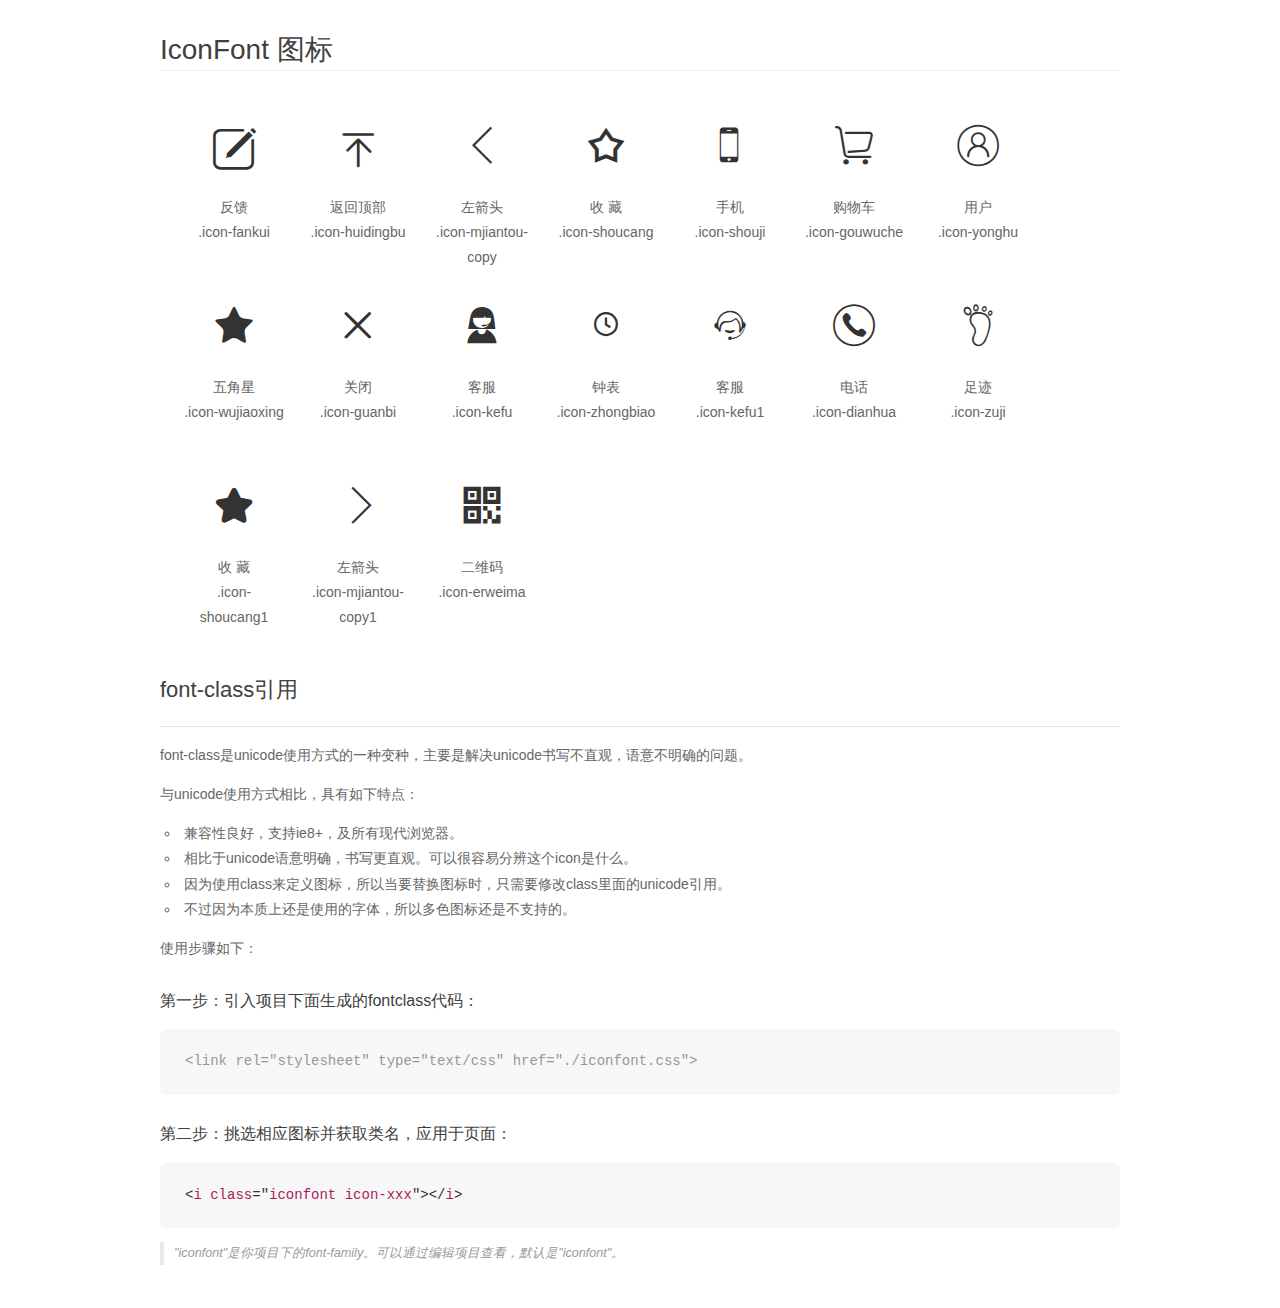
<file: font/demo_fontclass.html>
<!DOCTYPE html>
<html>
<head>
    <meta charset="utf-8"/>
    <title>IconFont</title>
    <link rel="stylesheet" href="demo.css">
    <link rel="stylesheet" href="iconfont.css">
</head>
<body>
    <div class="main markdown">
        <h1>IconFont 图标</h1>
        <ul class="icon_lists clear">
            
                <li>
                <i class="icon iconfont icon-fankui"></i>
                    <div class="name">反馈</div>
                    <div class="fontclass">.icon-fankui</div>
                </li>
            
                <li>
                <i class="icon iconfont icon-huidingbu"></i>
                    <div class="name">返回顶部</div>
                    <div class="fontclass">.icon-huidingbu</div>
                </li>
            
                <li>
                <i class="icon iconfont icon-mjiantou-copy"></i>
                    <div class="name">左箭头</div>
                    <div class="fontclass">.icon-mjiantou-copy</div>
                </li>
            
                <li>
                <i class="icon iconfont icon-shoucang"></i>
                    <div class="name">收 藏</div>
                    <div class="fontclass">.icon-shoucang</div>
                </li>
            
                <li>
                <i class="icon iconfont icon-shouji"></i>
                    <div class="name">手机</div>
                    <div class="fontclass">.icon-shouji</div>
                </li>
            
                <li>
                <i class="icon iconfont icon-gouwuche"></i>
                    <div class="name">购物车</div>
                    <div class="fontclass">.icon-gouwuche</div>
                </li>
            
                <li>
                <i class="icon iconfont icon-yonghu"></i>
                    <div class="name">用户</div>
                    <div class="fontclass">.icon-yonghu</div>
                </li>
            
                <li>
                <i class="icon iconfont icon-wujiaoxing"></i>
                    <div class="name">五角星</div>
                    <div class="fontclass">.icon-wujiaoxing</div>
                </li>
            
                <li>
                <i class="icon iconfont icon-guanbi"></i>
                    <div class="name">关闭</div>
                    <div class="fontclass">.icon-guanbi</div>
                </li>
            
                <li>
                <i class="icon iconfont icon-kefu"></i>
                    <div class="name">客服</div>
                    <div class="fontclass">.icon-kefu</div>
                </li>
            
                <li>
                <i class="icon iconfont icon-zhongbiao"></i>
                    <div class="name">钟表</div>
                    <div class="fontclass">.icon-zhongbiao</div>
                </li>
            
                <li>
                <i class="icon iconfont icon-kefu1"></i>
                    <div class="name">客服</div>
                    <div class="fontclass">.icon-kefu1</div>
                </li>
            
                <li>
                <i class="icon iconfont icon-dianhua"></i>
                    <div class="name">电话</div>
                    <div class="fontclass">.icon-dianhua</div>
                </li>
            
                <li>
                <i class="icon iconfont icon-zuji"></i>
                    <div class="name">足迹</div>
                    <div class="fontclass">.icon-zuji</div>
                </li>
            
                <li>
                <i class="icon iconfont icon-shoucang1"></i>
                    <div class="name">收 藏</div>
                    <div class="fontclass">.icon-shoucang1</div>
                </li>
            
                <li>
                <i class="icon iconfont icon-mjiantou-copy1"></i>
                    <div class="name">左箭头</div>
                    <div class="fontclass">.icon-mjiantou-copy1</div>
                </li>
            
                <li>
                <i class="icon iconfont icon-erweima"></i>
                    <div class="name">二维码</div>
                    <div class="fontclass">.icon-erweima</div>
                </li>
            
        </ul>

        <h2 id="font-class-">font-class引用</h2>
        <hr>

        <p>font-class是unicode使用方式的一种变种，主要是解决unicode书写不直观，语意不明确的问题。</p>
        <p>与unicode使用方式相比，具有如下特点：</p>
        <ul>
        <li>兼容性良好，支持ie8+，及所有现代浏览器。</li>
        <li>相比于unicode语意明确，书写更直观。可以很容易分辨这个icon是什么。</li>
        <li>因为使用class来定义图标，所以当要替换图标时，只需要修改class里面的unicode引用。</li>
        <li>不过因为本质上还是使用的字体，所以多色图标还是不支持的。</li>
        </ul>
        <p>使用步骤如下：</p>
        <h3 id="-fontclass-">第一步：引入项目下面生成的fontclass代码：</h3>


        <pre><code class="lang-js hljs javascript"><span class="hljs-comment">&lt;link rel="stylesheet" type="text/css" href="./iconfont.css"&gt;</span></code></pre>
        <h3 id="-">第二步：挑选相应图标并获取类名，应用于页面：</h3>
        <pre><code class="lang-css hljs">&lt;<span class="hljs-selector-tag">i</span> <span class="hljs-selector-tag">class</span>="<span class="hljs-selector-tag">iconfont</span> <span class="hljs-selector-tag">icon-xxx</span>"&gt;&lt;/<span class="hljs-selector-tag">i</span>&gt;</code></pre>
        <blockquote>
        <p>"iconfont"是你项目下的font-family。可以通过编辑项目查看，默认是"iconfont"。</p>
        </blockquote>
    </div>
</body>
</html>
</file>
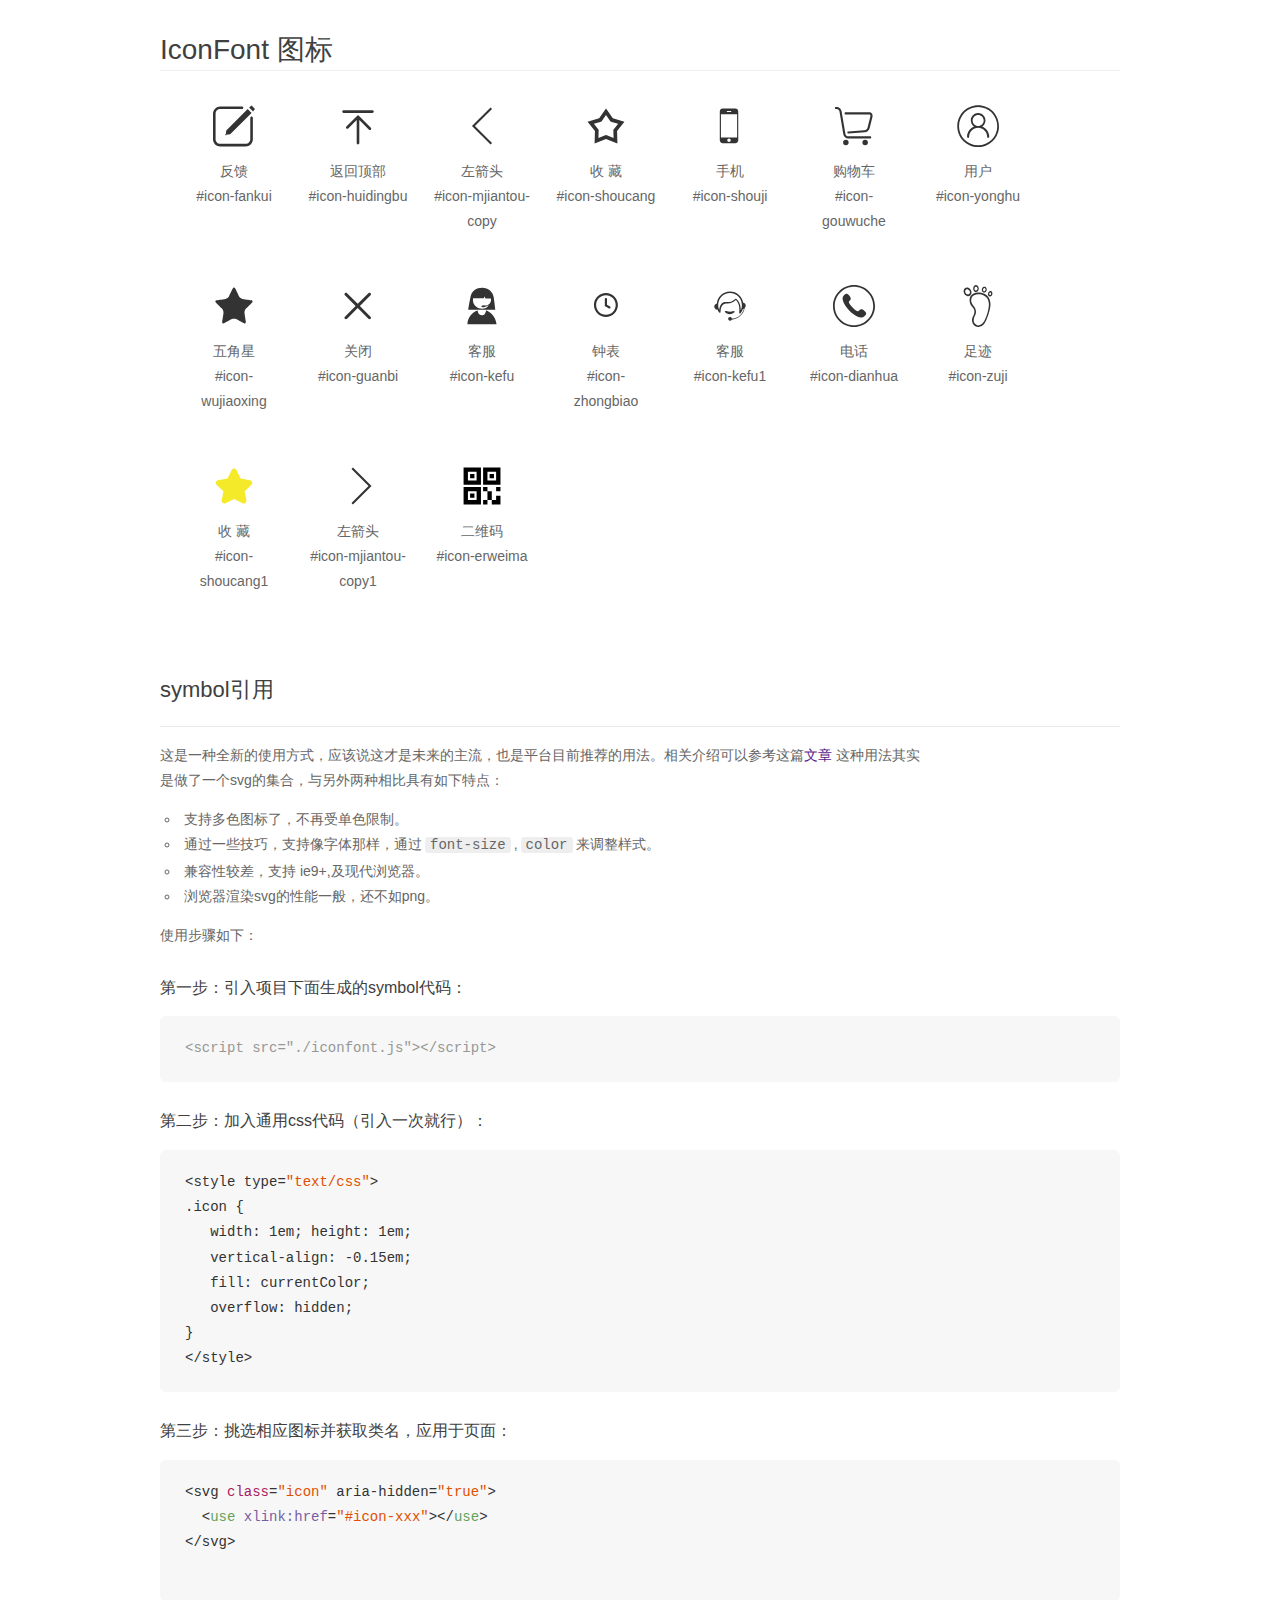
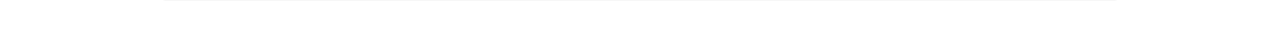
<file: font/demo_symbol.html>
<!DOCTYPE html>
<html>
<head>
    <meta charset="utf-8"/>
    <title>IconFont</title>
    <link rel="stylesheet" href="demo.css">
    <script src="iconfont.js"></script>

    <style type="text/css">
        .icon {
          /* 通过设置 font-size 来改变图标大小 */
          width: 1em; height: 1em;
          /* 图标和文字相邻时，垂直对齐 */
          vertical-align: -0.15em;
          /* 通过设置 color 来改变 SVG 的颜色/fill */
          fill: currentColor;
          /* path 和 stroke 溢出 viewBox 部分在 IE 下会显示
             normalize.css 中也包含这行 */
          overflow: hidden;
        }

    </style>
</head>
<body>
    <div class="main markdown">
        <h1>IconFont 图标</h1>
        <ul class="icon_lists clear">
            
                <li>
                    <svg class="icon" aria-hidden="true">
                        <use xlink:href="#icon-fankui"></use>
                    </svg>
                    <div class="name">反馈</div>
                    <div class="fontclass">#icon-fankui</div>
                </li>
            
                <li>
                    <svg class="icon" aria-hidden="true">
                        <use xlink:href="#icon-huidingbu"></use>
                    </svg>
                    <div class="name">返回顶部</div>
                    <div class="fontclass">#icon-huidingbu</div>
                </li>
            
                <li>
                    <svg class="icon" aria-hidden="true">
                        <use xlink:href="#icon-mjiantou-copy"></use>
                    </svg>
                    <div class="name">左箭头</div>
                    <div class="fontclass">#icon-mjiantou-copy</div>
                </li>
            
                <li>
                    <svg class="icon" aria-hidden="true">
                        <use xlink:href="#icon-shoucang"></use>
                    </svg>
                    <div class="name">收 藏</div>
                    <div class="fontclass">#icon-shoucang</div>
                </li>
            
                <li>
                    <svg class="icon" aria-hidden="true">
                        <use xlink:href="#icon-shouji"></use>
                    </svg>
                    <div class="name">手机</div>
                    <div class="fontclass">#icon-shouji</div>
                </li>
            
                <li>
                    <svg class="icon" aria-hidden="true">
                        <use xlink:href="#icon-gouwuche"></use>
                    </svg>
                    <div class="name">购物车</div>
                    <div class="fontclass">#icon-gouwuche</div>
                </li>
            
                <li>
                    <svg class="icon" aria-hidden="true">
                        <use xlink:href="#icon-yonghu"></use>
                    </svg>
                    <div class="name">用户</div>
                    <div class="fontclass">#icon-yonghu</div>
                </li>
            
                <li>
                    <svg class="icon" aria-hidden="true">
                        <use xlink:href="#icon-wujiaoxing"></use>
                    </svg>
                    <div class="name">五角星</div>
                    <div class="fontclass">#icon-wujiaoxing</div>
                </li>
            
                <li>
                    <svg class="icon" aria-hidden="true">
                        <use xlink:href="#icon-guanbi"></use>
                    </svg>
                    <div class="name">关闭</div>
                    <div class="fontclass">#icon-guanbi</div>
                </li>
            
                <li>
                    <svg class="icon" aria-hidden="true">
                        <use xlink:href="#icon-kefu"></use>
                    </svg>
                    <div class="name">客服</div>
                    <div class="fontclass">#icon-kefu</div>
                </li>
            
                <li>
                    <svg class="icon" aria-hidden="true">
                        <use xlink:href="#icon-zhongbiao"></use>
                    </svg>
                    <div class="name">钟表</div>
                    <div class="fontclass">#icon-zhongbiao</div>
                </li>
            
                <li>
                    <svg class="icon" aria-hidden="true">
                        <use xlink:href="#icon-kefu1"></use>
                    </svg>
                    <div class="name">客服</div>
                    <div class="fontclass">#icon-kefu1</div>
                </li>
            
                <li>
                    <svg class="icon" aria-hidden="true">
                        <use xlink:href="#icon-dianhua"></use>
                    </svg>
                    <div class="name">电话</div>
                    <div class="fontclass">#icon-dianhua</div>
                </li>
            
                <li>
                    <svg class="icon" aria-hidden="true">
                        <use xlink:href="#icon-zuji"></use>
                    </svg>
                    <div class="name">足迹</div>
                    <div class="fontclass">#icon-zuji</div>
                </li>
            
                <li>
                    <svg class="icon" aria-hidden="true">
                        <use xlink:href="#icon-shoucang1"></use>
                    </svg>
                    <div class="name">收 藏</div>
                    <div class="fontclass">#icon-shoucang1</div>
                </li>
            
                <li>
                    <svg class="icon" aria-hidden="true">
                        <use xlink:href="#icon-mjiantou-copy1"></use>
                    </svg>
                    <div class="name">左箭头</div>
                    <div class="fontclass">#icon-mjiantou-copy1</div>
                </li>
            
                <li>
                    <svg class="icon" aria-hidden="true">
                        <use xlink:href="#icon-erweima"></use>
                    </svg>
                    <div class="name">二维码</div>
                    <div class="fontclass">#icon-erweima</div>
                </li>
            
        </ul>


        <h2 id="symbol-">symbol引用</h2>
        <hr>

        <p>这是一种全新的使用方式，应该说这才是未来的主流，也是平台目前推荐的用法。相关介绍可以参考这篇<a href="">文章</a>
        这种用法其实是做了一个svg的集合，与另外两种相比具有如下特点：</p>
        <ul>
          <li>支持多色图标了，不再受单色限制。</li>
          <li>通过一些技巧，支持像字体那样，通过<code>font-size</code>,<code>color</code>来调整样式。</li>
          <li>兼容性较差，支持 ie9+,及现代浏览器。</li>
          <li>浏览器渲染svg的性能一般，还不如png。</li>
        </ul>
        <p>使用步骤如下：</p>
        <h3 id="-symbol-">第一步：引入项目下面生成的symbol代码：</h3>
        <pre><code class="lang-js hljs javascript"><span class="hljs-comment">&lt;script src="./iconfont.js"&gt;&lt;/script&gt;</span></code></pre>
        <h3 id="-css-">第二步：加入通用css代码（引入一次就行）：</h3>
        <pre><code class="lang-js hljs javascript">&lt;style type=<span class="hljs-string">"text/css"</span>&gt;
.icon {
   width: <span class="hljs-number">1</span>em; height: <span class="hljs-number">1</span>em;
   vertical-align: <span class="hljs-number">-0.15</span>em;
   fill: currentColor;
   overflow: hidden;
}
&lt;<span class="hljs-regexp">/style&gt;</span></code></pre>
        <h3 id="-">第三步：挑选相应图标并获取类名，应用于页面：</h3>
        <pre><code class="lang-js hljs javascript">&lt;svg <span class="hljs-class"><span class="hljs-keyword">class</span></span>=<span class="hljs-string">"icon"</span> aria-hidden=<span class="hljs-string">"true"</span>&gt;<span class="xml"><span class="hljs-tag">
  &lt;<span class="hljs-name">use</span> <span class="hljs-attr">xlink:href</span>=<span class="hljs-string">"#icon-xxx"</span>&gt;</span><span class="hljs-tag">&lt;/<span class="hljs-name">use</span>&gt;</span>
</span>&lt;<span class="hljs-regexp">/svg&gt;
        </span></code></pre>
    </div>
</body>
</html>
</file>
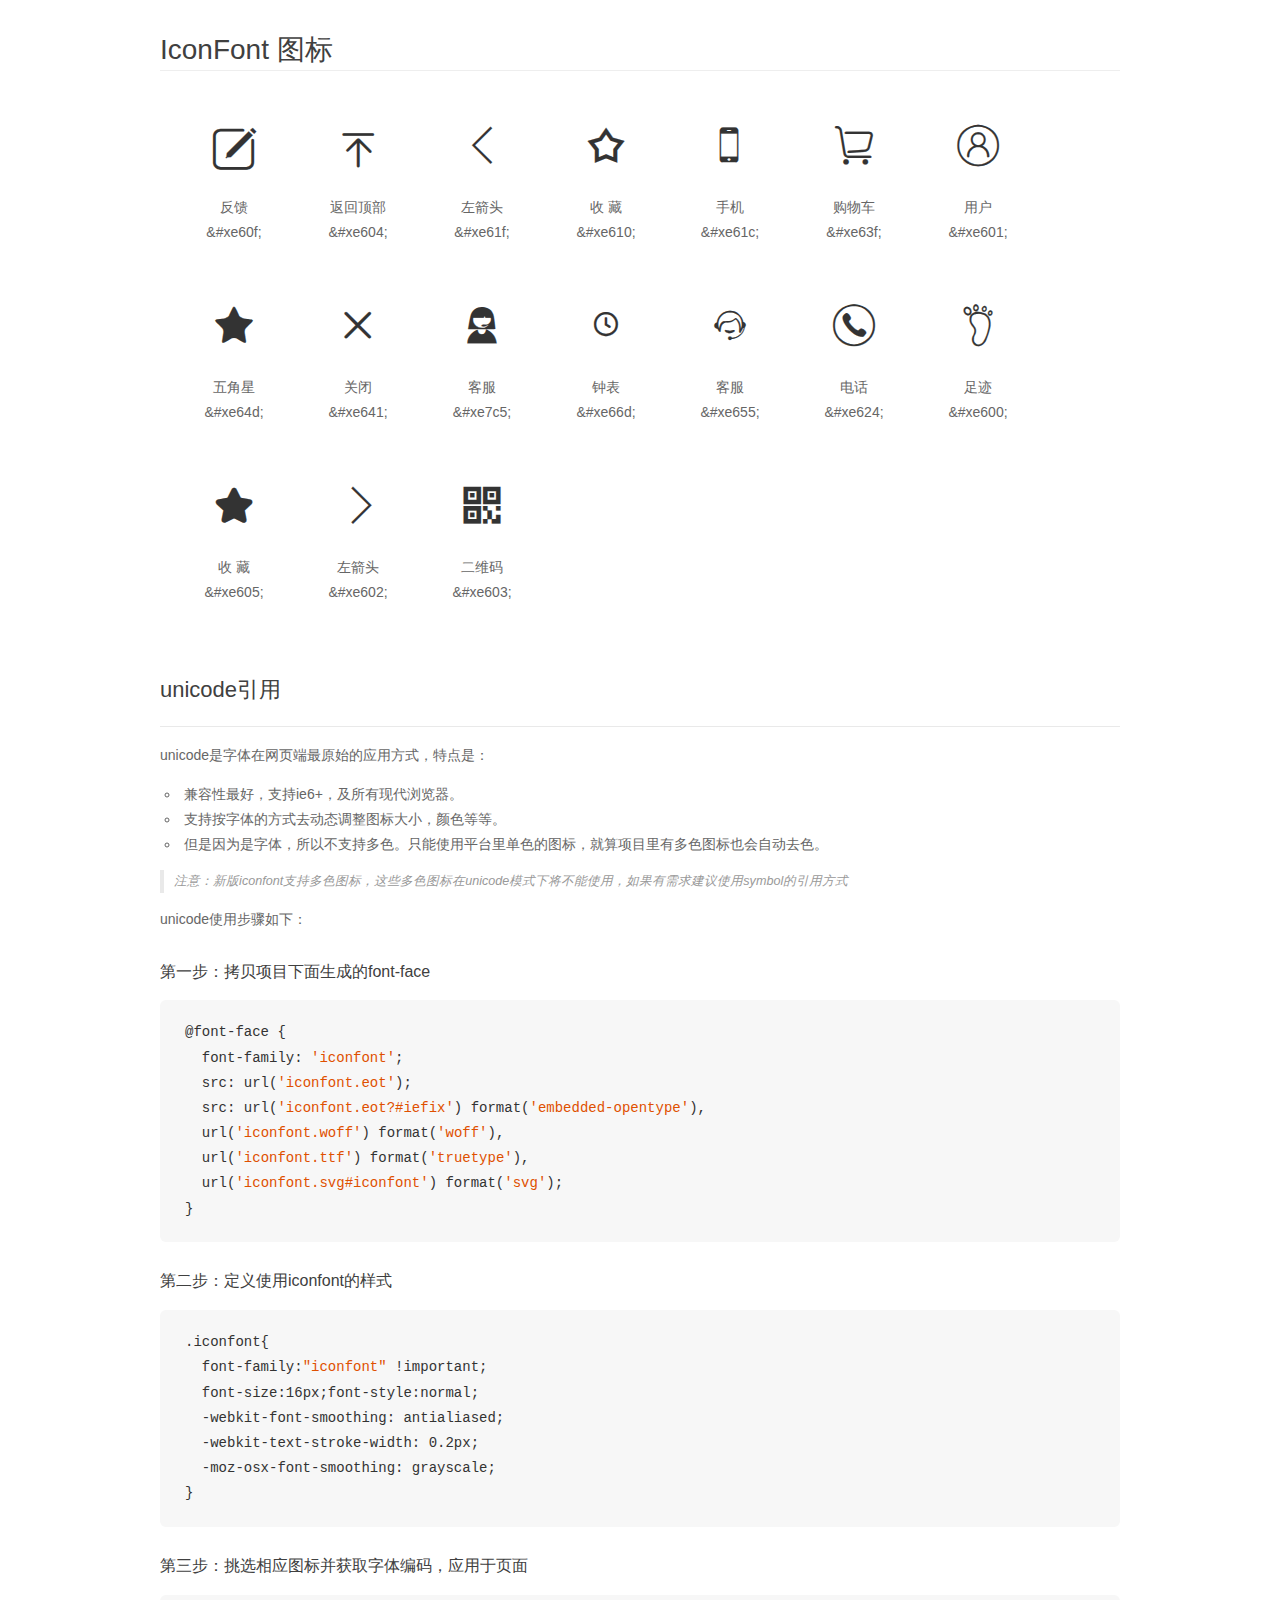
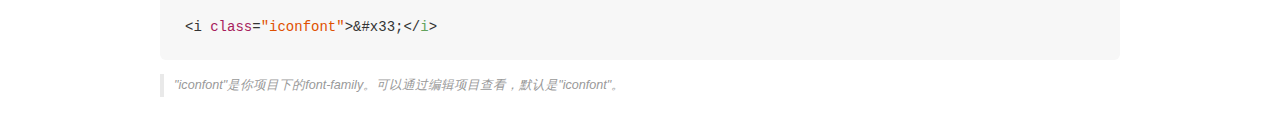
<file: font/demo_unicode.html>
<!DOCTYPE html>
<html>
<head>
    <meta charset="utf-8"/>
    <title>IconFont</title>
    <link rel="stylesheet" href="demo.css">

    <style type="text/css">

        @font-face {font-family: "iconfont";
          src: url('iconfont.eot'); /* IE9*/
          src: url('iconfont.eot#iefix') format('embedded-opentype'), /* IE6-IE8 */
          url('iconfont.woff') format('woff'), /* chrome, firefox */
          url('iconfont.ttf') format('truetype'), /* chrome, firefox, opera, Safari, Android, iOS 4.2+*/
          url('iconfont.svg#iconfont') format('svg'); /* iOS 4.1- */
        }

        .iconfont {
          font-family:"iconfont" !important;
          font-size:16px;
          font-style:normal;
          -webkit-font-smoothing: antialiased;
          -webkit-text-stroke-width: 0.2px;
          -moz-osx-font-smoothing: grayscale;
        }

    </style>
</head>
<body>
    <div class="main markdown">
        <h1>IconFont 图标</h1>
        <ul class="icon_lists clear">
            
                <li>
                <i class="icon iconfont">&#xe60f;</i>
                    <div class="name">反馈</div>
                    <div class="code">&amp;#xe60f;</div>
                </li>
            
                <li>
                <i class="icon iconfont">&#xe604;</i>
                    <div class="name">返回顶部</div>
                    <div class="code">&amp;#xe604;</div>
                </li>
            
                <li>
                <i class="icon iconfont">&#xe61f;</i>
                    <div class="name">左箭头</div>
                    <div class="code">&amp;#xe61f;</div>
                </li>
            
                <li>
                <i class="icon iconfont">&#xe610;</i>
                    <div class="name">收 藏</div>
                    <div class="code">&amp;#xe610;</div>
                </li>
            
                <li>
                <i class="icon iconfont">&#xe61c;</i>
                    <div class="name">手机</div>
                    <div class="code">&amp;#xe61c;</div>
                </li>
            
                <li>
                <i class="icon iconfont">&#xe63f;</i>
                    <div class="name">购物车</div>
                    <div class="code">&amp;#xe63f;</div>
                </li>
            
                <li>
                <i class="icon iconfont">&#xe601;</i>
                    <div class="name">用户</div>
                    <div class="code">&amp;#xe601;</div>
                </li>
            
                <li>
                <i class="icon iconfont">&#xe64d;</i>
                    <div class="name">五角星</div>
                    <div class="code">&amp;#xe64d;</div>
                </li>
            
                <li>
                <i class="icon iconfont">&#xe641;</i>
                    <div class="name">关闭</div>
                    <div class="code">&amp;#xe641;</div>
                </li>
            
                <li>
                <i class="icon iconfont">&#xe7c5;</i>
                    <div class="name">客服</div>
                    <div class="code">&amp;#xe7c5;</div>
                </li>
            
                <li>
                <i class="icon iconfont">&#xe66d;</i>
                    <div class="name">钟表</div>
                    <div class="code">&amp;#xe66d;</div>
                </li>
            
                <li>
                <i class="icon iconfont">&#xe655;</i>
                    <div class="name">客服</div>
                    <div class="code">&amp;#xe655;</div>
                </li>
            
                <li>
                <i class="icon iconfont">&#xe624;</i>
                    <div class="name">电话</div>
                    <div class="code">&amp;#xe624;</div>
                </li>
            
                <li>
                <i class="icon iconfont">&#xe600;</i>
                    <div class="name">足迹</div>
                    <div class="code">&amp;#xe600;</div>
                </li>
            
                <li>
                <i class="icon iconfont">&#xe605;</i>
                    <div class="name">收 藏</div>
                    <div class="code">&amp;#xe605;</div>
                </li>
            
                <li>
                <i class="icon iconfont">&#xe602;</i>
                    <div class="name">左箭头</div>
                    <div class="code">&amp;#xe602;</div>
                </li>
            
                <li>
                <i class="icon iconfont">&#xe603;</i>
                    <div class="name">二维码</div>
                    <div class="code">&amp;#xe603;</div>
                </li>
            
        </ul>
        <h2 id="unicode-">unicode引用</h2>
        <hr>

        <p>unicode是字体在网页端最原始的应用方式，特点是：</p>
        <ul>
        <li>兼容性最好，支持ie6+，及所有现代浏览器。</li>
        <li>支持按字体的方式去动态调整图标大小，颜色等等。</li>
        <li>但是因为是字体，所以不支持多色。只能使用平台里单色的图标，就算项目里有多色图标也会自动去色。</li>
        </ul>
        <blockquote>
        <p>注意：新版iconfont支持多色图标，这些多色图标在unicode模式下将不能使用，如果有需求建议使用symbol的引用方式</p>
        </blockquote>
        <p>unicode使用步骤如下：</p>
        <h3 id="-font-face">第一步：拷贝项目下面生成的font-face</h3>
        <pre><code class="lang-js hljs javascript">@font-face {
  font-family: <span class="hljs-string">'iconfont'</span>;
  src: url(<span class="hljs-string">'iconfont.eot'</span>);
  src: url(<span class="hljs-string">'iconfont.eot?#iefix'</span>) format(<span class="hljs-string">'embedded-opentype'</span>),
  url(<span class="hljs-string">'iconfont.woff'</span>) format(<span class="hljs-string">'woff'</span>),
  url(<span class="hljs-string">'iconfont.ttf'</span>) format(<span class="hljs-string">'truetype'</span>),
  url(<span class="hljs-string">'iconfont.svg#iconfont'</span>) format(<span class="hljs-string">'svg'</span>);
}
</code></pre>
        <h3 id="-iconfont-">第二步：定义使用iconfont的样式</h3>
        <pre><code class="lang-js hljs javascript">.iconfont{
  font-family:<span class="hljs-string">"iconfont"</span> !important;
  font-size:<span class="hljs-number">16</span>px;font-style:normal;
  -webkit-font-smoothing: antialiased;
  -webkit-text-stroke-width: <span class="hljs-number">0.2</span>px;
  -moz-osx-font-smoothing: grayscale;
}
</code></pre>
        <h3 id="-">第三步：挑选相应图标并获取字体编码，应用于页面</h3>
        <pre><code class="lang-js hljs javascript">&lt;i <span class="hljs-class"><span class="hljs-keyword">class</span></span>=<span class="hljs-string">"iconfont"</span>&gt;&amp;#x33;<span class="xml"><span class="hljs-tag">&lt;/<span class="hljs-name">i</span>&gt;</span></span></code></pre>

        <blockquote>
        <p>"iconfont"是你项目下的font-family。可以通过编辑项目查看，默认是"iconfont"。</p>
        </blockquote>
    </div>


</body>
</html>
</file>
<file: font/iconfont.css>
@font-face {font-family: "iconfont";
  src: url('iconfont.eot?t=1507125027267'); /* IE9*/
  src: url('iconfont.eot?t=1507125027267#iefix') format('embedded-opentype'), /* IE6-IE8 */
  url('[data-uri]') format('woff'),
  url('iconfont.ttf?t=1507125027267') format('truetype'), /* chrome, firefox, opera, Safari, Android, iOS 4.2+*/
  url('iconfont.svg?t=1507125027267#iconfont') format('svg'); /* iOS 4.1- */
}

.iconfont {
  font-family:"iconfont" !important;
  font-size:16px;
  font-style:normal;
  -webkit-font-smoothing: antialiased;
  -moz-osx-font-smoothing: grayscale;
}

.icon-fankui:before { content: "\e60f"; }

.icon-huidingbu:before { content: "\e604"; }

.icon-mjiantou-copy:before { content: "\e61f"; }

.icon-shoucang:before { content: "\e610"; }

.icon-shouji:before { content: "\e61c"; }

.icon-gouwuche:before { content: "\e63f"; }

.icon-yonghu:before { content: "\e601"; }

.icon-wujiaoxing:before { content: "\e64d"; }

.icon-guanbi:before { content: "\e641"; }

.icon-kefu:before { content: "\e7c5"; }

.icon-zhongbiao:before { content: "\e66d"; }

.icon-kefu1:before { content: "\e655"; }

.icon-dianhua:before { content: "\e624"; }

.icon-zuji:before { content: "\e600"; }

.icon-shoucang1:before { content: "\e605"; }

.icon-mjiantou-copy1:before { content: "\e602"; }

.icon-erweima:before { content: "\e603"; }
</file>
<file: font/demo.css>
*{margin: 0;padding: 0;list-style: none;}
/*
KISSY CSS Reset
理念：1. reset 的目的不是清除浏览器的默认样式，这仅是部分工作。清除和重置是紧密不可分的。
2. reset 的目的不是让默认样式在所有浏览器下一致，而是减少默认样式有可能带来的问题。
3. reset 期望提供一套普适通用的基础样式。但没有银弹，推荐根据具体需求，裁剪和修改后再使用。
特色：1. 适应中文；2. 基于最新主流浏览器。
维护：玉伯<lifesinger@gmail.com>, 正淳<ragecarrier@gmail.com>
 */

/** 清除内外边距 **/
body, h1, h2, h3, h4, h5, h6, hr, p, blockquote, /* structural elements 结构元素 */
dl, dt, dd, ul, ol, li, /* list elements 列表元素 */
pre, /* text formatting elements 文本格式元素 */
form, fieldset, legend, button, input, textarea, /* form elements 表单元素 */
th, td /* table elements 表格元素 */ {
  margin: 0;
  padding: 0;
}

/** 设置默认字体 **/
body,
button, input, select, textarea /* for ie */ {
  font: 12px/1.5 tahoma, arial, \5b8b\4f53, sans-serif;
}
h1, h2, h3, h4, h5, h6 { font-size: 100%; }
address, cite, dfn, em, var { font-style: normal; } /* 将斜体扶正 */
code, kbd, pre, samp { font-family: courier new, courier, monospace; } /* 统一等宽字体 */
small { font-size: 12px; } /* 小于 12px 的中文很难阅读，让 small 正常化 */

/** 重置列表元素 **/
ul, ol { list-style: none; }

/** 重置文本格式元素 **/
a { text-decoration: none; }
a:hover { text-decoration: underline; }


/** 重置表单元素 **/
legend { color: #000; } /* for ie6 */
fieldset, img { border: 0; } /* img 搭车：让链接里的 img 无边框 */
button, input, select, textarea { font-size: 100%; } /* 使得表单元素在 ie 下能继承字体大小 */
/* 注：optgroup 无法扶正 */

/** 重置表格元素 **/
table { border-collapse: collapse; border-spacing: 0; }

/* 清除浮动 */
.ks-clear:after, .clear:after {
  content: '\20';
  display: block;
  height: 0;
  clear: both;
}
.ks-clear, .clear {
  *zoom: 1;
}

.main {
  padding: 30px 100px;
width: 960px;
margin: 0 auto;
}
.main h1{font-size:36px; color:#333; text-align:left;margin-bottom:30px; border-bottom: 1px solid #eee;}

.helps{margin-top:40px;}
.helps pre{
  padding:20px;
  margin:10px 0;
  border:solid 1px #e7e1cd;
  background-color: #fffdef;
  overflow: auto;
}

.icon_lists{
  width: 100% !important;

}

.icon_lists li{
  float:left;
  width: 100px;
  height:180px;
  text-align: center;
  list-style: none !important;
}
.icon_lists .icon{
  font-size: 42px;
  line-height: 100px;
  margin: 10px 0;
  color:#333;
  -webkit-transition: font-size 0.25s ease-out 0s;
  -moz-transition: font-size 0.25s ease-out 0s;
  transition: font-size 0.25s ease-out 0s;

}
.icon_lists .icon:hover{
  font-size: 100px;
}



.markdown {
  color: #666;
  font-size: 14px;
  line-height: 1.8;
}

.highlight {
  line-height: 1.5;
}

.markdown img {
  vertical-align: middle;
  max-width: 100%;
}

.markdown h1 {
  color: #404040;
  font-weight: 500;
  line-height: 40px;
  margin-bottom: 24px;
}

.markdown h2,
.markdown h3,
.markdown h4,
.markdown h5,
.markdown h6 {
  color: #404040;
  margin: 1.6em 0 0.6em 0;
  font-weight: 500;
  clear: both;
}

.markdown h1 {
  font-size: 28px;
}

.markdown h2 {
  font-size: 22px;
}

.markdown h3 {
  font-size: 16px;
}

.markdown h4 {
  font-size: 14px;
}

.markdown h5 {
  font-size: 12px;
}

.markdown h6 {
  font-size: 12px;
}

.markdown hr {
  height: 1px;
  border: 0;
  background: #e9e9e9;
  margin: 16px 0;
  clear: both;
}

.markdown p,
.markdown pre {
  margin: 1em 0;
}

.markdown > p,
.markdown > blockquote,
.markdown > .highlight,
.markdown > ol,
.markdown > ul {
  width: 80%;
}

.markdown ul > li {
  list-style: circle;
}

.markdown > ul li,
.markdown blockquote ul > li {
  margin-left: 20px;
  padding-left: 4px;
}

.markdown > ul li p,
.markdown > ol li p {
  margin: 0.6em 0;
}

.markdown ol > li {
  list-style: decimal;
}

.markdown > ol li,
.markdown blockquote ol > li {
  margin-left: 20px;
  padding-left: 4px;
}

.markdown code {
  margin: 0 3px;
  padding: 0 5px;
  background: #eee;
  border-radius: 3px;
}

.markdown pre {
  border-radius: 6px;
  background: #f7f7f7;
  padding: 20px;
}

.markdown pre code {
  border: none;
  background: #f7f7f7;
  margin: 0;
}

.markdown strong,
.markdown b {
  font-weight: 600;
}

.markdown > table {
  border-collapse: collapse;
  border-spacing: 0px;
  empty-cells: show;
  border: 1px solid #e9e9e9;
  width: 95%;
  margin-bottom: 24px;
}

.markdown > table th {
  white-space: nowrap;
  color: #333;
  font-weight: 600;

}

.markdown > table th,
.markdown > table td {
  border: 1px solid #e9e9e9;
  padding: 8px 16px;
  text-align: left;
}

.markdown > table th {
  background: #F7F7F7;
}

.markdown blockquote {
  font-size: 90%;
  color: #999;
  border-left: 4px solid #e9e9e9;
  padding-left: 0.8em;
  margin: 1em 0;
  font-style: italic;
}

.markdown blockquote p {
  margin: 0;
}

.markdown .anchor {
  opacity: 0;
  transition: opacity 0.3s ease;
  margin-left: 8px;
}

.markdown .waiting {
  color: #ccc;
}

.markdown h1:hover .anchor,
.markdown h2:hover .anchor,
.markdown h3:hover .anchor,
.markdown h4:hover .anchor,
.markdown h5:hover .anchor,
.markdown h6:hover .anchor {
  opacity: 1;
  display: inline-block;
}

.markdown > br,
.markdown > p > br {
  clear: both;
}


.hljs {
  display: block;
  background: white;
  padding: 0.5em;
  color: #333333;
  overflow-x: auto;
}

.hljs-comment,
.hljs-meta {
  color: #969896;
}

.hljs-string,
.hljs-variable,
.hljs-template-variable,
.hljs-strong,
.hljs-emphasis,
.hljs-quote {
  color: #df5000;
}

.hljs-keyword,
.hljs-selector-tag,
.hljs-type {
  color: #a71d5d;
}

.hljs-literal,
.hljs-symbol,
.hljs-bullet,
.hljs-attribute {
  color: #0086b3;
}

.hljs-section,
.hljs-name {
  color: #63a35c;
}

.hljs-tag {
  color: #333333;
}

.hljs-title,
.hljs-attr,
.hljs-selector-id,
.hljs-selector-class,
.hljs-selector-attr,
.hljs-selector-pseudo {
  color: #795da3;
}

.hljs-addition {
  color: #55a532;
  background-color: #eaffea;
}

.hljs-deletion {
  color: #bd2c00;
  background-color: #ffecec;
}

.hljs-link {
  text-decoration: underline;
}

pre{
  background: #fff;
}
</file>
